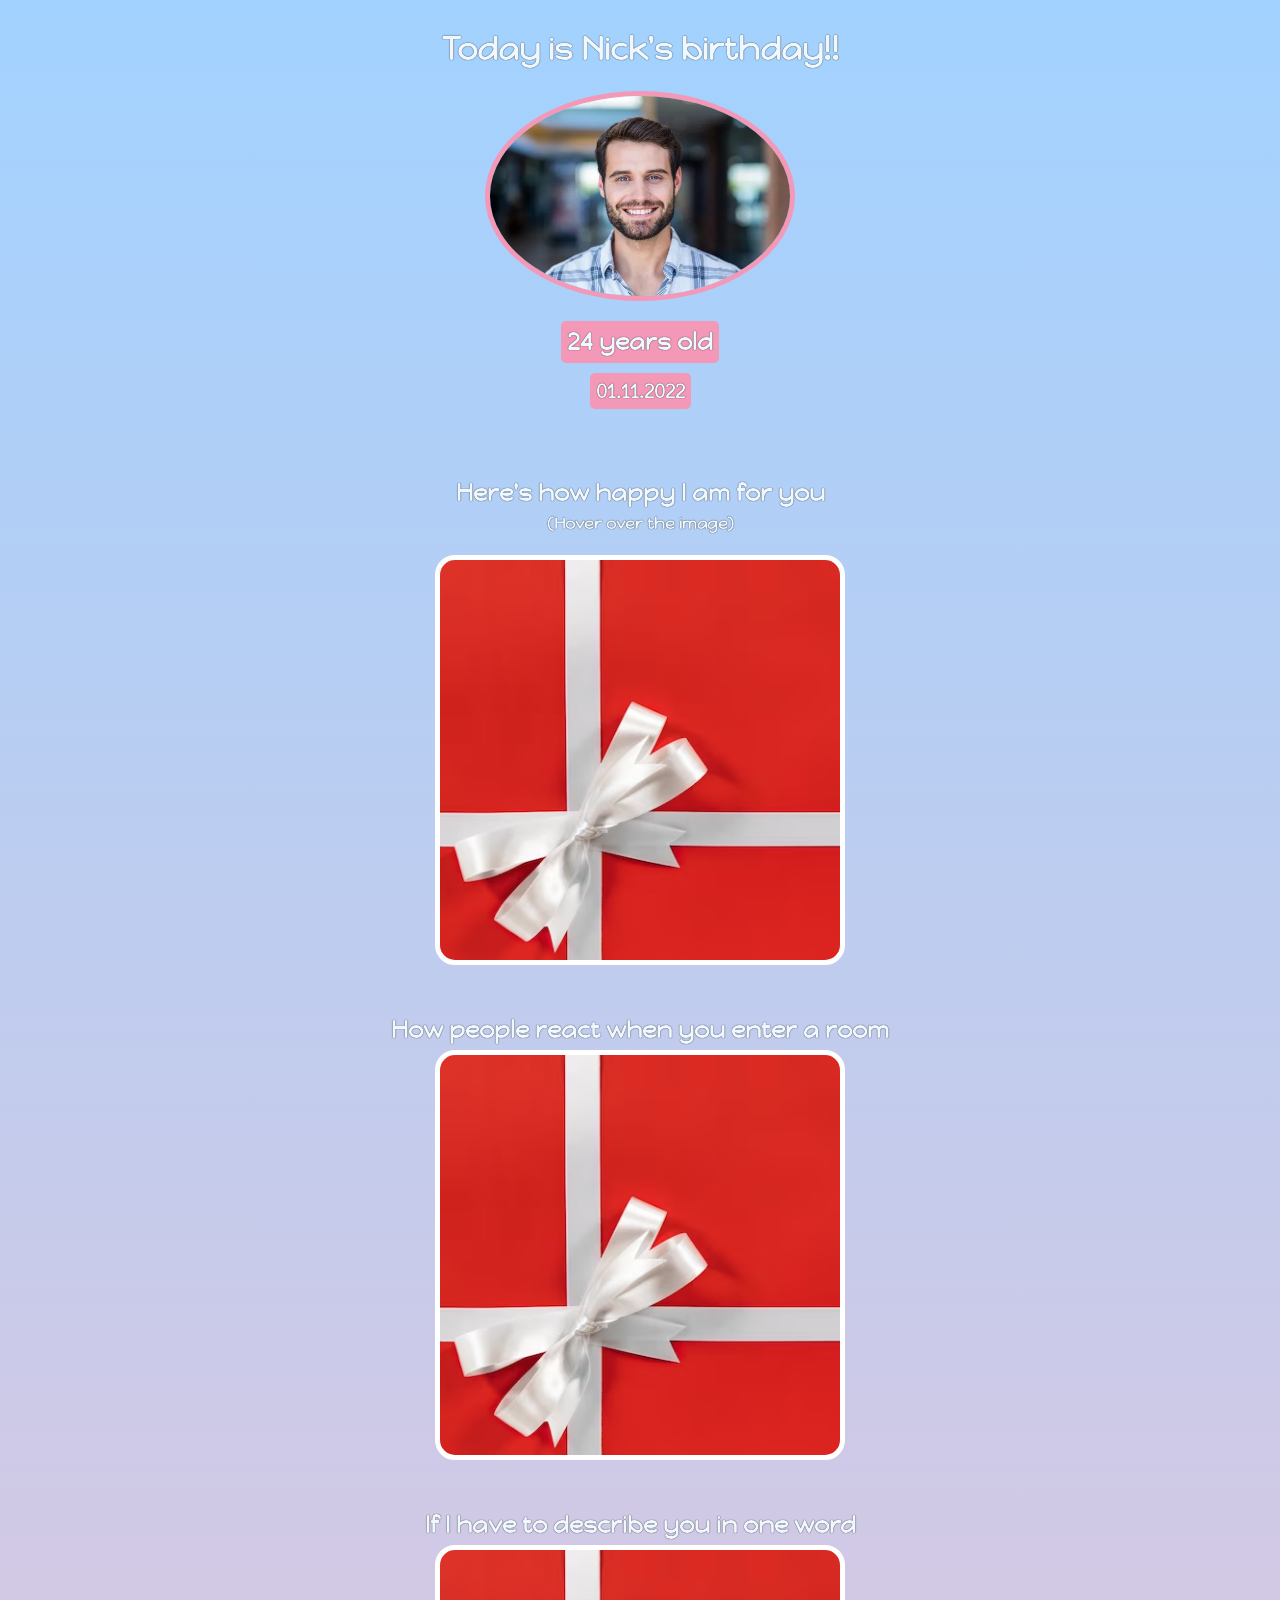
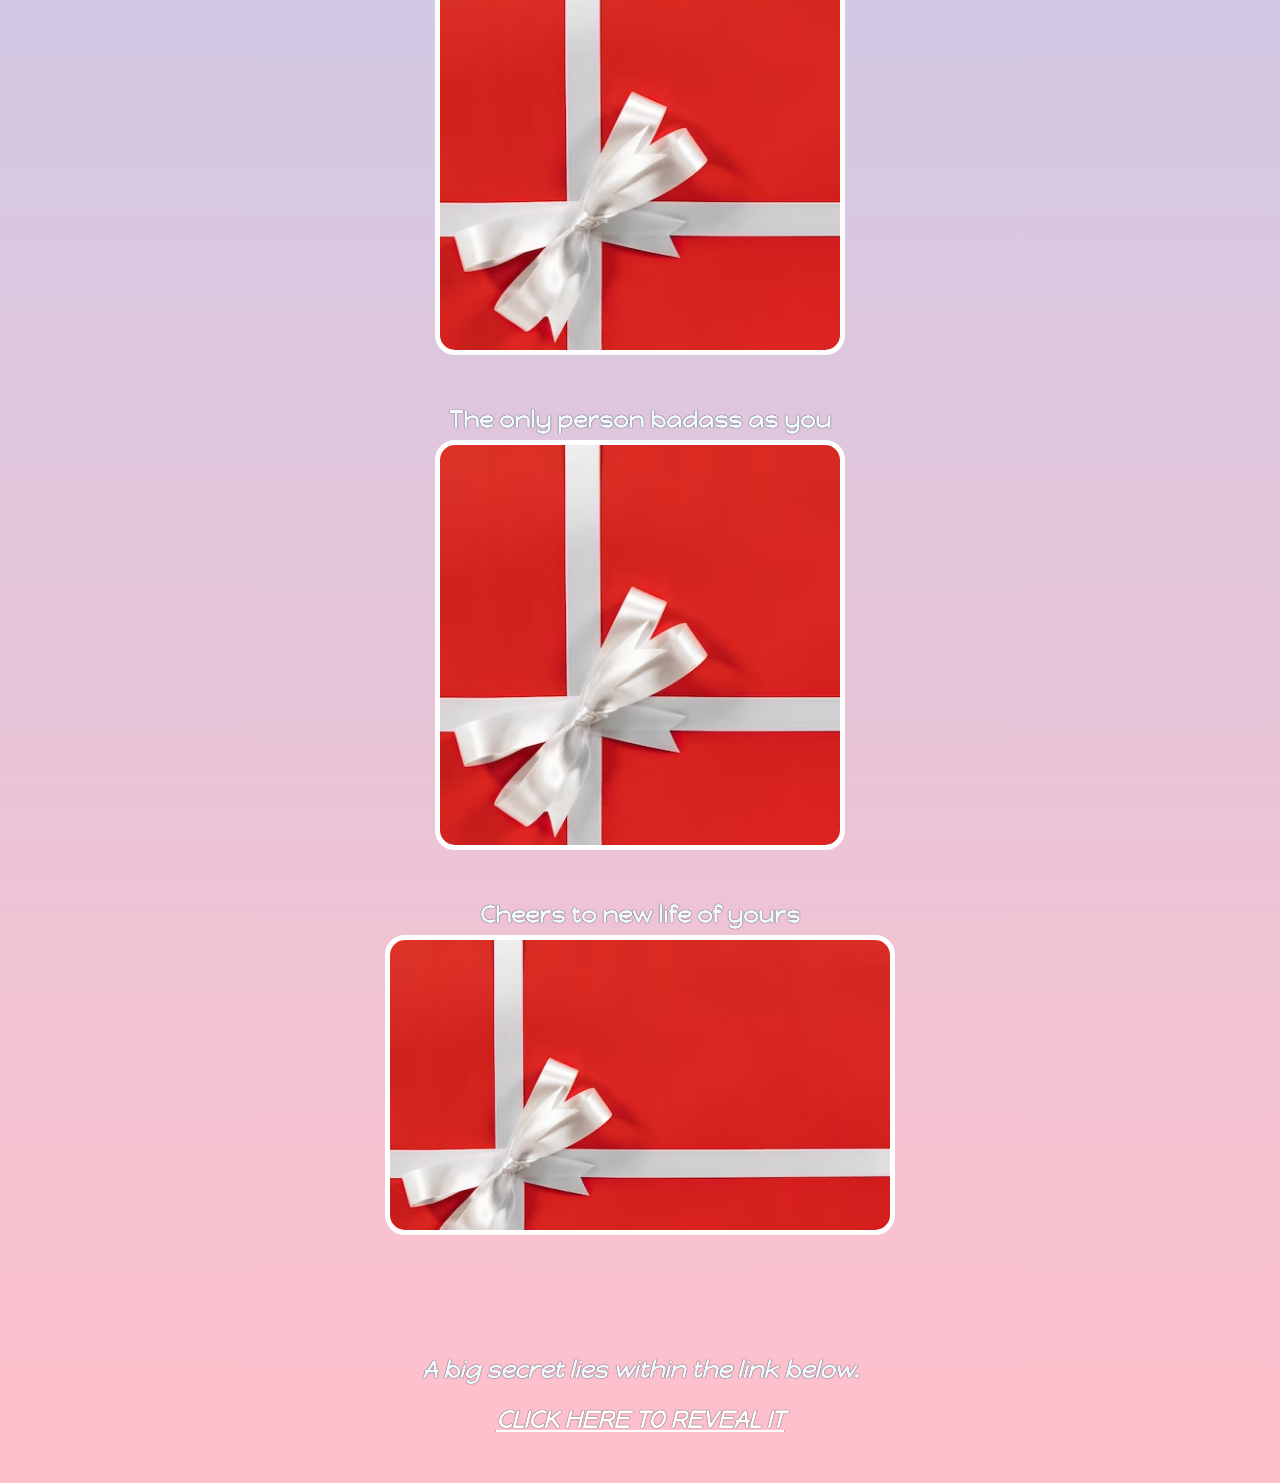
<file: index.html>
<html>
<head>
<link rel="stylesheet" href="birthday.css">
<link rel="preconnect" href="https://fonts.googleapis.com">
<link rel="preconnect" href="https://fonts.gstatic.com" crossorigin>
<link href="https://fonts.googleapis.com/css2?family=Bebas+Neue&family=Happy+Monkey&family=Orbitron&display=swap" rel="stylesheet">

</head>

<body>
    <div id="header">
        <h1 class="text"> Today is Nick's birthday!!</h1>
        <img id="image" src="360_F_88538986_5Bi4eJ667pocsO3BIlbN4fHKz8yUFSuA.webp">
        <h2 class="text" id="bage"> 24 years old</h2>
        <h3 class="text" id="bdate"> 01.11.2022</h3>
    </div>
    <div class="gift">
        <h2 class="gift_title"> Here's how happy I am for you </h2>
        <h4 class="gift_description"> (Hover over the image) </h4>
        <div class="gift_card"></div>
    </div>
    <div class="gift">
        <h2 class="gift_title"> How people react when you enter a room </h2>
        <div class="gift_card1"></div>
    </div>
    <div class="gift">
        <h2 class="gift_title"> If I have to describe you in one word</h2>
        <div class="gift_card2"></div>
    </div>
    <div class="gift">
        <h2 class="gift_title"> The only person badass as you</h2>
        <div class="gift_card3"></div>
    </div>
    <div class="gift">
        <h2 class="gift_title"> Cheers to new life of yours </h2>
        <div class="gift_card4"></div>
    </div>
    <div class="footer">
        <h2 class="footer_title"> A big secret lies within the link below. </h2>
        <h2 class="footer_link"> <a href="secret_picture.html">CLICK HERE TO REVEAL IT </a> </h2>
    </div>
</body>
</html>
</file>
<file: birthday.css>
#image{
    width: 300px;
    display: block;
    margin: 0 auto;
    border-radius: 50%;
    border: 5px solid rgb(244, 152, 183);

}

#bage{
    background-color: rgb(244, 152, 183);
    padding: 6px;
    border-radius: 5px;
    margin-bottom: 10px;
    
}

#bdate{
    background-color: rgb(244, 152, 183);
    padding: 6px;
    border-radius: 5px;
    margin-top: 0;
}



body{
    text-align: center;
    background:linear-gradient(#a2d2ff,pink);
    color: aliceblue;
    font-family: "Happy monkey", cursive;
    text-shadow: 0 0 1px black;

}

#header{
    display: flex;
    justify-content: center;
    align-items: center;
    flex-direction: column;
}


.gift_card,.gift_card1,.gift_card2,.gift_card3{
    background-image: url("elegant-christmas-gift-with-bow_1101-572.avif");
    border-radius: 20px;
    background-size: cover;
    width: 400px;
    height:400px;
    border: 5px solid white;
    margin: 0 auto;
}

.gift_card4{
    background-image: url("elegant-christmas-gift-with-bow_1101-572.avif");
    background-size: cover;
    border-radius: 20px;
    width: 500px;
    height:290px;
    border: 5px solid white;
    margin: 0 auto;
}


.gift_card:hover{
    background-image: url("giphy (1).gif");
    background-size: cover;
}

.gift_card1:hover{
    background-image: url("giphy (2).gif");
    background-size: cover;
}

.gift_card2:hover{
    background-image: url("giphy (5).gif");
    background-size: cover;
}

.gift_card3:hover{
    background-image: url("giphy (6).gif");
    background-size: cover;
}

.gift_card4:hover{
    background-image: url("giphy (7).gif");
    background-size: cover;
}

.gift{
    margin-top: 50px;
}

.gift_title{
    margin-bottom: 5px;
}

.gift_description{
    margin-top: 0px;
}

.footer_title{
    margin-top: 100px;
}

.footer{
    padding: 20px;
    font-style: italic;
}

a{
    color: white;
}
</file>
